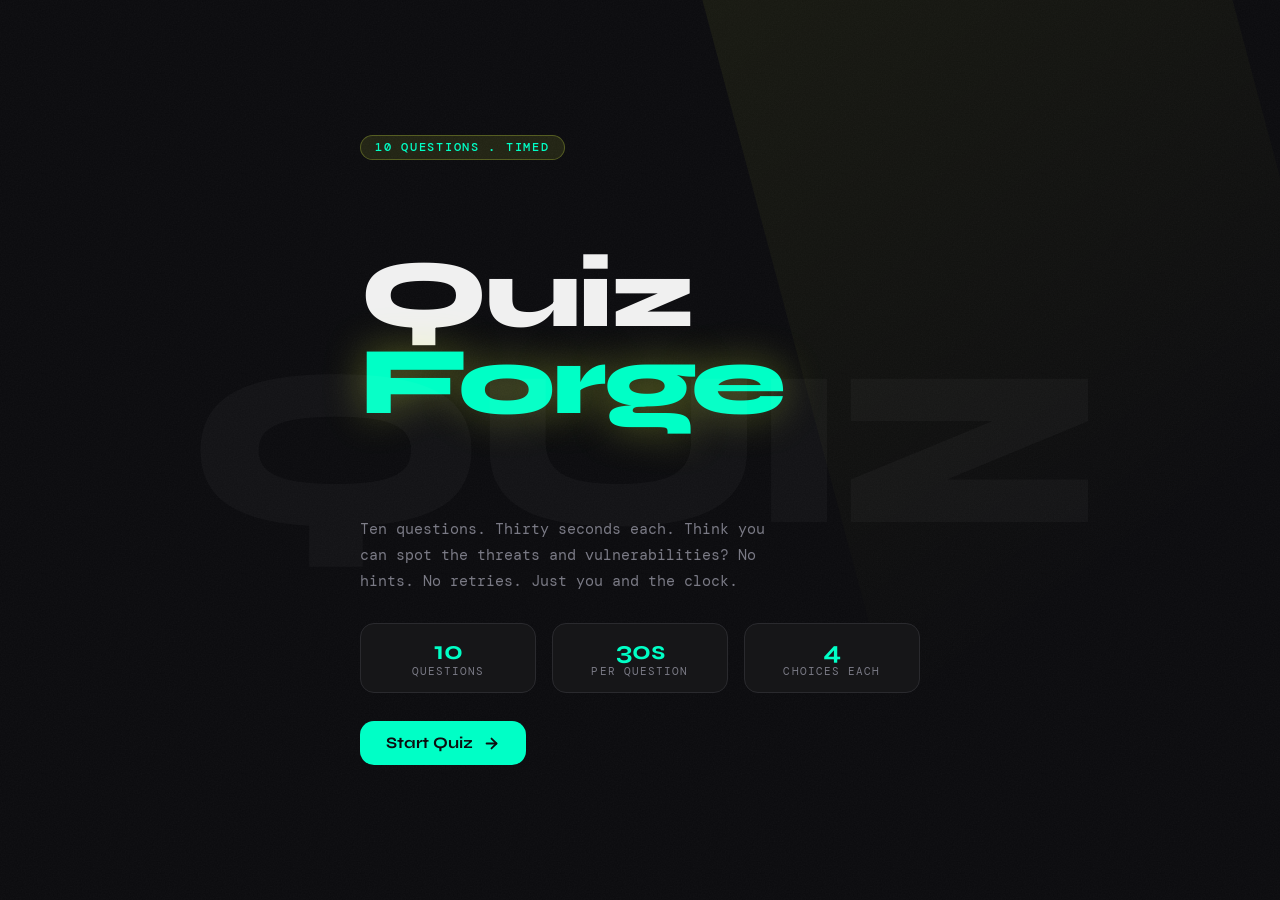
<file: index.html>
<!doctype html>
<html lang="en">
  <head>
    <meta charset="UTF-8" />
    <meta name="viewport" content="width=device-width, initial-scale=1.0" />
    <title>QuizForge - Test your knowledge</title>
    <link rel="stylesheet" href="/CSS/style.css" />
    <link rel="stylesheet" href="CSS/normalize.css" />
    <link rel="preconnect" href="https://fonts.googleapis.com" />
    <link rel="preconnect" href="https://fonts.gstatic.com" crossorigin />
    <link
      href="https://fonts.googleapis.com/css2?family=Syne:wght@400;600;700;800&family=DM+Mono:wght@300;400;500&display=swap"
      rel="stylesheet"
    />
  </head>
  <body>
    <!-- SECTION 1: START SCREEN -->
    <div id="start-screen" class="screen screen--active">
      <div class="start-screen__inner">
        <span class="start-screen__watermark" aria-hidden="true">QUIZ</span>
        <div class="badge">10 Questions . Timed</div>
        <h1 class="start-screen__title">
          Quiz <br />
          <em class="screen__title--accent">Forge</em>
        </h1>
        <p class="screen__description">
          Ten questions. Thirty seconds each. Think you can spot the threats and
          vulnerabilities? No hints. No retries. Just you and the clock.
        </p>

        <div class="screen__stats">
          <div class="card stat-card">
            <span class="stat-card__number">10</span>
            <span class="stat-card__label">Questions</span>
          </div>
          <div class="card stat-card">
            <span class="stat-card__number">30s</span>
            <span class="stat-card__label">Per question</span>
          </div>
          <div class="card stat-card">
            <span class="stat-card__number">4</span>
            <span class="stat-card__label">Choices each</span>
          </div>
        </div>

        <button id="start-btn" class="btn btn--primary">
          <span>Start Quiz</span>
          <svg
            xmlns="http://www.w3.org/2000/svg"
            viewBox="0 0 24 24"
            fill="none"
            stroke="currentColor"
            stroke-width="2.5"
            stroke-linecap="round"
            stroke-linejoin="round"
            aria-hidden="true"
          >
            <line x1="5" y1="12" x2="19" y2="12" />
            <polyline points="12 5 19 12 12 19" />
          </svg>
        </button>
      </div>
    </div>

    <!-- SECTION 2: QUIZ SCREEN -->
    <div id="quiz-screen" class="screen">
      <header class="quiz-header">
        <div class="quiz-header__left">
          <span class="quiz-header__brand">QuizForge</span>

          <div class="progress-bar">
            <div id="progress-bar-fill" class="progress-bar__fill"></div>
          </div>
        </div>
        <div class="quiz-header__right">
          <span id="question-counter" class="quiz-header__counter"
            >01 / 10</span
          >

          <div id="timer" class="timer">
            <svg viewBox="0 0 44 44" aria-hidden="true">
              <circle class="timer__track" cx="22" cy="22" r="18" />
              <circle
                id="timer-arc"
                class="timer__arc"
                cx="22"
                cy="22"
                r="18"
              />
            </svg>
            <span id="timer-label" class="timer__label">30</span>
          </div>
        </div>
      </header>

      <div class="live-score">
        Score: <span id="live-score-value" class="live-score__value">0</span>
      </div>

      <main class="quiz-body">
        <div id="question-card" class="card question-card">
          <p id="question-tag" class="question-card__tag">Q1</p>
          <p id="question-text" class="question-card__text">
            Loading question...
          </p>
        </div>

        <div id="options-grid" class="options-grid" role="list"></div>

        <p id="feedback" class="feedback" aria-live="polite"></p>

        <button id="next-btn" class="btn btn--ghost btn--hidden">
          <span>Next Question</span>
          <svg
            xmlns="http://www.w3.org/2000/svg"
            viewBox="0 0 24 24"
            fill="none"
            stroke="currentColor"
            stroke-width="2.5"
            stroke-linecap="round"
            stroke-linejoin="round"
            aria-hidden="true"
          >
            <line x1="5" y1="12" x2="19" y2="12" />
            <polyline points="12 5 19 12 12 19" />
          </svg>
        </button>
      </main>
    </div>

    <!-- SECTION 3: RESULT SCREEN -->
    <div id="result-screen" class="screen">
      <div class="result-screen__inner">
        <span class="result-screen__watermark" aria-hidden="true">DONE</span>

        <div id="result-badge" class="badge">--</div>
        <h2 class="result-screen__title">Quiz Complete</h2>

        <div class="score-ring">
          <svg viewBox="0 0 120 120" aria-hidden="true">
            <circle class="score-ring__track" cx="60" cy="60" r="50" />
            <circle
              id="score-ring-arc"
              class="score-ring__arc"
              cx="60"
              cy="60"
              r="50"
            />
          </svg>
          <div class="score-ring__label">
            <span id="final-score" class="score-ring__number">0</span>
            <span class="score-ring__denominator">10</span>
          </div>
        </div>

        <p id="result-message" class="result-screen__message">--</p>

        <div class="breakdown-grid">
          <div class="card breakdown-grid__cell breakdown-grid__cell--wrong">
            <span id="wrong-count" class="breakdown-grid__number">0</span>
            <span class="breakdown-grid__label">Timed Out</span>
          </div>
        </div>

        <button id="restart-btn" class="btn btn--primary">
          <span>Restart Quiz</span>
          <svg
            xmlns="http://www.w3.org/2000/svg"
            viewBox="0 0 24 24"
            fill="none"
            stroke="currentColor"
            stroke-width="2.5"
            stroke-linecap="round"
            stroke-linejoin="round"
            aria-hidden="true"
          >
            <polyline points="1 4 1 10 7 10" />
            <path d="M3.51 15a9 9 0 1 0 .49-4.98" />
          </svg>
        </button>
      </div>
    </div>

    <script src="script.js"></script>
  </body>
</html>
</file>
<file: CSS/style.css>
:root {
  /* Colors */
  --color-background: #0a0a0d;
  --color-surface: #161618;
  --color-surface-raised: #1e1e21;
  --color-border: #2a2a2e;
  --color-accent: #00ffc6;
  --color-accent-hover: #33ffd6;
  --color-accent-glow: rgba(0, 255, 198, 0.25);
  --color-accent-subtle: rgba(232, 255, 71, 0.1);
  --color-accent-border: rgba(232, 255, 71, 0.25);
  --color-text-primary: #f0f0f0;
  --color-text-muted: #7a7a85;
  --color-text-on-accent: #0d0d0f;

  /* Answer state colors */
  --color-correct: #3dffa0;
  --color-correct-background: #0d2b1e;
  --color-wrong: #ff3b3b;
  --color-wrong-background: #2b0d0d;

  /* Timer colors */
  --color-timer-normal: #00ffc8d7;
  --color-timer-warning: #ff9c3d;
  --color-timer-danger: #ff5c5c;

  /* Typography */
  --font-family-display: "Syne", sans-serif;
  --font-family-mono: "DM Mono", monospace;

  /* Spacing */
  --spacing-xs: 0.5rem;
  --spacing-sm: 1rem;
  --spacing-md: 1.75rem;
  --spacing-lg: 2.5rem;

  /* Border radius */
  --radius-sm: 6px;
  --radius-md: 14px;
  --radius-lg: 22px;
  --radius-pill: 100px;

  /* Transitions */
  --transition-fast: 140ms ease;
  --transition-slow: 400ms cubic-bezier(0.22, 1, 0.36, 1);
}

*,
*::before,
*::after {
  box-sizing: border-box;
  margin: 0;
  padding: 0;
}

html {
  font-size: 16px;
  scroll-behavior: smooth;
}

body {
  font-family: var(--font-family-mono);
  background-color: var(--color-background);
  color: var(--color-text-primary);
  min-height: 100dvh;
  overflow-x: hidden;
  background-image: url("data:image/svg+xml,%3Csvg xmlns='http://www.w3.org/2000/svg' width='200' height='200'%3E%3Cfilter id='noise'%3E%3CfeTurbulence type='fractalNoise' baseFrequency='0.75' numOctaves='4' stitchTiles='stitch'/%3E%3CfeColorMatrix type='saturate' values='0'/%3E%3C/filter%3E%3Crect width='200' height='200' filter='url(%23noise)' opacity='0.04'/%3E%3C/svg%3E");
}

button {
  font-family: inherit;
  cursor: pointer;
  border: none;
  outline: none;
}

button:focus-visible {
  outline: 2px solid var(--color-accent);
  outline-offset: 3px;
}

/* Screen */
.screen {
  display: none;
  min-height: 100dvh;
}

.screen--active {
  display: flex;
  flex-direction: column;
  align-items: center;
  justify-content: center;
  animation: fade-slide-up 0.45s var(--transition-slow) both;
}

@keyframes fade-slide-up {
  from {
    opacity: 0;
    transform: translateY(18px);
  }
  to {
    opacity: 1;
    transform: translateY(0);
  }
}

/* Cards */
.card {
  background-color: var(--color-surface);
  border: 1px solid var(--color-border);
  border-radius: var(--radius-md);
}

/* Badges */
.badge {
  display: inline-flex;
  align-items: center;
  align-self: flex-start;
  padding: 5px 14px;
  border-radius: var(--radius-pill);
  font-family: var(--font-family-mono);
  font-size: 0.72rem;
  font-weight: 500;
  letter-spacing: 0.15em;
  text-transform: uppercase;
  color: var(--color-accent);
  background-color: var(--color-accent-subtle);
  border: 1px solid var(--color-accent-border);
}

/* Buttons */
.btn {
  display: inline-flex;
  align-items: center;
  gap: 10px;
  padding: 13px 26px;
  border-radius: var(--radius-md);
  font-family: var(--font-family-display);
  font-weight: 700;
  font-size: 1rem;
  transition:
    background-color var(--transition-fast),
    border-color var(--transition-fast),
    transform var(--transition-fast),
    box-shadow var(--transition-fast);
}

.btn svg {
  width: 17px;
  height: 17px;
  flex-shrink: 0;
  transition: transform var(--transition-fast);
}

.btn--primary {
  background-color: var(--color-accent);
  color: var(--color-text-on-accent);
  align-self: flex-start;
}

.btn--primary:hover {
  background-color: var(--color-accent-hover);
  transform: translateY(-2px);
  box-shadow: 0 8px 28px var(--color-accent-glow);
}

.btn--primary:hover svg {
  transform: translateX(4px);
}

.btn--primary:active {
  transform: translateY(0);
  box-shadow: none;
}

.btn--ghost {
  background-color: var(--color-surface-raised);
  color: var(--color-text-primary);
  border: 1px solid var(--color-border);
  align-self: flex-end;
}

.btn--ghost:hover {
  background-color: var(--color-accent);
  border-color: var(--color-accent);
  color: var(--color-text-on-accent);
  transform: translateY(-2px);
  box-shadow: 0 6px 20px var(--color-accent-glow);
}

.btn--ghost:hover svg {
  transform: translateX(4px);
}

.btn--hidden {
  display: none;
}

/* Start Screen */
#start-screen {
  position: relative;
  padding: var(--spacing-lg) var(--spacing-md);
  overflow: hidden;
}

#start-screen::before {
  content: "";
  position: absolute;
  top: -10%;
  right: -5%;
  width: 40vw;
  height: 120vh;
  background: linear-gradient(
    160deg,
    rgba(232, 255, 71, 0.06) 0%,
    transparent 60%
  );
  transform: rotate(-15deg);
  pointer-events: none;
}

.start-screen__inner {
  position: relative;
  z-index: 1;
  max-width: 560px;
  width: 100%;
  display: flex;
  flex-direction: column;
  gap: var(--spacing-md);
}

.start-screen__watermark {
  position: absolute;
  font-family: var(--font-family-display);
  font-weight: 800;
  font-size: clamp(6rem, 20vw, 14rem);
  letter-spacing: -0.05em;
  color: rgba(255, 255, 255, 0.03);
  user-select: none;
  pointer-events: none;
  top: 50%;
  left: 50%;
  transform: translate(-50%, -50%);
  white-space: nowrap;
}

.start-screen__title {
  font-family: var(--font-family-display);
  font-weight: 800;
  font-size: clamp(3.4rem, 10vw, 6rem);
  line-height: 0.9;
  letter-spacing: -0.03em;
  color: var(--color-text-primary);
}

.screen__title--accent {
  font-style: normal;
  color: var(--color-accent);
  text-shadow: 0 0 40px rgba(232, 255, 71, 0.35);
}

.screen__description {
  font-size: 0.95rem;
  line-height: 1.7;
  color: var(--color-text-muted);
  max-width: 420px;
}

.screen__stats {
  display: flex;
  gap: var(--spacing-sm);
  flex-wrap: wrap;
}

/* Start Card */
.stat-card {
  display: flex;
  flex-direction: column;
  align-items: center;
  gap: 2px;
  padding: 14px 22px;
  flex: 1;
  min-width: 90px;
  transition:
    border-color var(--transition-fast),
    transform var(--transition-fast);
}

.stat-card:hover {
  border-color: var(--color-accent);
  transform: translateY(-2px);
}

.stat-card__number {
  font-family: var(--font-family-display);
  font-weight: 700;
  font-size: 1.6rem;
  color: var(--color-accent);
  line-height: 1;
}

.stat-card__label {
  font-size: 0.68rem;
  letter-spacing: 0.1em;
  text-transform: uppercase;
  color: var(--color-text-muted);
}

/* Quiz Header */
.quiz-header {
  width: 100%;
  display: flex;
  align-items: center;
  justify-content: space-between;
  gap: var(--spacing-sm);
  padding: 18px 28px;
  background-color: var(--color-surface);
  border-bottom: 1px solid var(--color-border);
  position: sticky;
  top: 0;
  z-index: 10;
}

.quiz-header__left {
  display: flex;
  align-items: center;
  gap: var(--spacing-sm);
  flex: 1;
  min-width: 0;
}

.quiz-header__brand {
  font-family: var(--font-family-display);
  font-weight: 800;
  font-size: 1rem;
  color: var(--color-accent);
  white-space: nowrap;
  letter-spacing: -0.02em;
}

.quiz-header__right {
  display: flex;
  align-items: center;
  gap: 14px;
  flex-shrink: 0;
}

.quiz-header__counter {
  font-family: var(--font-family-display);
  font-weight: 700;
  font-size: 0.9rem;
  color: var(--color-text-muted);
  letter-spacing: 0.05em;
}

/* Progress Bar */
.progress-bar {
  flex: 1;
  min-width: 60px;
  height: 4px;
  background-color: var(--color-border);
  border-radius: var(--radius-pill);
  overflow: hidden;
}

.progress-bar__fill {
  height: 100%;
  width: 0%;
  background: linear-gradient(90deg, var(--color-accent), #b8ff47);
  border-radius: var(--radius-pill);
  transition: width 0.5s cubic-bezier(0.22, 1, 0.36, 1);
}

/* Timer */
.timer {
  position: relative;
  width: 44px;
  height: 44px;
  flex-shrink: 0;
}

.timer svg {
  width: 44px;
  height: 44px;
  transform: rotate(-90deg);
}

.timer__track {
  fill: none;
  stroke: var(--color-border);
  stroke-width: 3;
}

/* Animated */
.timer__arc {
  fill: none;
  stroke: var(--color-timer-normal);
  stroke-width: 3;
  stroke-linecap: round;
  stroke-dasharray: 113.1;
  stroke-dashoffset: 0;
  transition:
    stroke-dashoffset 1s linear,
    stroke 0.4s ease;
}

.timer__label {
  position: absolute;
  top: 50%;
  left: 50%;
  transform: translate(-50%, -50%);
  font-family: var(--font-family-display);
  font-weight: 700;
  font-size: 0.72rem;
  color: var(--color-text-primary);
}

.timer--warning .timer__arc {
  stroke: var(--color-timer-warning);
}

.timer--danger .timer__arc {
  stroke: var(--color-timer-danger);
}

@keyframes pulse {
  0%,
  100% {
    transform: scale(1);
  }
  50% {
    transform: scale(1.08);
  }
}

.timer--danger {
  animation: pulse 0.6s ease infinite;
}

/* Live Score */
.live-score {
  align-self: flex-end;
  margin: 14px 28px 0;
  font-size: 0.78rem;
  font-weight: 500;
  letter-spacing: 0.08em;
  text-transform: uppercase;
  color: var(--color-text-muted);
}

.live-score__value {
  font-family: var(--font-family-display);
  font-weight: 700;
  font-size: 1rem;
  color: var(--color-accent);
}

/* Quiz Body */
#quiz-screen {
  padding: 0;
  justify-content: flex-start;
}

.quiz-body {
  width: 100%;
  max-width: 700px;
  margin: 0 auto;
  padding: var(--spacing-md) var(--spacing-md) var(--spacing-lg);
  display: flex;
  flex-direction: column;
  gap: var(--spacing-md);
}

/* Question Card */
.question-card {
  border-radius: var(--radius-lg);
  padding: var(--spacing-md) var(--spacing-lg);
  position: relative;
  overflow: hidden;
}

.question-card::before {
  content: "";
  position: absolute;
  left: 0;
  top: 0;
  bottom: 0;
  width: 4px;
  background: linear-gradient(180deg, var(--color-accent), transparent);
  border-radius: 4px 0 0 4px;
}

.question-card__tag {
  font-family: var(--font-family-display);
  font-weight: 800;
  font-size: 0.7rem;
  letter-spacing: 0.15em;
  text-transform: uppercase;
  color: var(--color-accent);
  margin-bottom: 10px;
}

.question-card__text {
  font-family: var(--font-family-display);
  font-weight: 600;
  font-size: clamp(1.05rem, 3vw, 1.3rem);
  line-height: 1.4;
  color: var(--color-text-primary);
}

/* Options Grid */
.options-grid {
  display: grid;
  grid-template-columns: 1fr 1fr;
  gap: var(--spacing-sm);
}

/* Options */
.option {
  display: flex;
  align-items: flex-start;
  gap: 12px;
  padding: 16px 18px;
  text-align: left;
  color: var(--color-text-primary);
  font-family: var(--font-family-mono);
  font-size: 0.88rem;
  line-height: 1.5;
  cursor: pointer;
  transition:
    background-color var(--transition-fast),
    border-color var(--transition-fast),
    transform var(--transition-fast),
    box-shadow var(--transition-fast);
}

.option__letter {
  display: inline-flex;
  align-items: center;
  justify-content: center;
  width: 26px;
  height: 26px;
  min-width: 26px;
  border-radius: var(--radius-sm);
  background-color: var(--color-surface-raised);
  border: 1px solid var(--color-border);
  font-family: var(--font-family-display);
  font-weight: 700;
  font-size: 0.72rem;
  color: var(--color-text-muted);
  transition:
    background-color var(--transition-fast),
    border-color var(--transition-fast),
    color var(--transition-fast);
}

.option:not(:disabled):hover {
  border-color: var(--color-accent);
  background-color: var(--color-surface-raised);
  transform: translateY(-2px);
  box-shadow: 0 6px 20px rgba(0, 0, 0, 0.3);
}

.option:not(:disabled):hover .option__letter {
  background-color: var(--color-accent);
  border-color: var(--color-accent);
  color: var(--color-text-on-accent);
}

.option--correct {
  background-color: var(--color-correct-background);
  border-color: var(--color-correct);
  color: var(--color-correct);
  animation: pop 0.3s ease both;
}

.option--correct .option__letter {
  background-color: var(--color-correct);
  border-color: var(--color-correct);
  color: var(--color-correct-background);
}

.option--wrong {
  background-color: var(--color-wrong-background);
  border-color: var(--color-wrong);
  color: var(--color-wrong);
  animation: shake 0.4s ease both;
}

.option--wrong .option__letter {
  background-color: var(--color-wrong);
  border-color: var(--color-wrong);
  color: var(--color-wrong-background);
}

.option:disabled {
  cursor: not-allowed;
  opacity: 0.5;
}

.option--correct:disabled,
.option--wrong:disabled {
  opacity: 1;
}

@keyframes shake {
  0% {
    transform: translateX(0);
  }
  25% {
    transform: translateX(-6px);
  }
  50% {
    transform: translateX(6px);
  }
  75% {
    transform: translateX(-4px);
  }
  100% {
    transform: translateX(0);
  }
}

@keyframes pop {
  0% {
    transform: scale(1);
  }
  40% {
    transform: scale(1.03);
  }
  100% {
    transform: scale(1);
  }
}

/* Feedback */
.feedback {
  font-family: var(--font-family-display);
  font-weight: 700;
  font-size: 0.95rem;
  letter-spacing: 0.04em;
  text-align: center;
  min-height: 1.4em;
}

.feedback--correct {
  color: var(--color-correct);
}
.feedback--wrong {
  color: var(--color-wrong);
}
.feedback--timeout {
  color: var(--color-timer-warning);
}

/* Result Screen */
#result-screen {
  position: relative;
  padding: var(--spacing-lg) var(--spacing-md);
  overflow: hidden;
}

#result-screen::before {
  content: "";
  position: absolute;
  top: -10%;
  left: -5%;
  width: 40vw;
  height: 120vh;
  background: linear-gradient(
    160deg,
    rgba(232, 255, 71, 0.06) 0%,
    transparent 60%
  );
  transform: rotate(15deg);
  pointer-events: none;
}

.result-screen__inner {
  position: relative;
  z-index: 1;
  max-width: 520px;
  width: 100%;
  display: flex;
  flex-direction: column;
  align-items: center;
  gap: var(--spacing-md);
  text-align: center;
}

.result-screen__inner .btn--primary {
  align-self: stretch;
  justify-content: center;
}

.result-screen__watermark {
  position: absolute;
  font-family: var(--font-family-display);
  font-weight: 800;
  font-size: clamp(6rem, 20vw, 14rem);
  letter-spacing: -0.05em;
  color: rgba(255, 255, 255, 0.03);
  user-select: none;
  pointer-events: none;
  top: 50%;
  left: 50%;
  transform: translate(-50%, -50%);
  white-space: nowrap;
}

.result-screen__inner .badge {
  align-self: center;
}

.result-screen__title {
  font-family: var(--font-family-display);
  font-weight: 800;
  font-size: clamp(2rem, 7vw, 3.2rem);
  letter-spacing: -0.03em;
  color: var(--color-text-primary);
}

.result-screen__message {
  font-size: 0.95rem;
  line-height: 1.7;
  color: var(--color-text-muted);
  max-width: 380px;
}

/* Score Ring */
.score-ring {
  position: relative;
  width: 160px;
  height: 160px;
}

.score-ring svg {
  width: 160px;
  height: 160px;
  transform: rotate(-90deg);
}

.score-ring__track {
  fill: none;
  stroke: var(--color-border);
  stroke-width: 8;
}

.score-ring__arc {
  fill: none;
  stroke: var(--color-accent);
  stroke-width: 8;
  stroke-linecap: round;
  stroke-dasharray: 314.16;
  stroke-dashoffset: 314.16;
  transition:
    stroke-dashoffset 1.2s cubic-bezier(0.22, 1, 0.36, 1),
    stroke 0.4s ease;
}

.score-ring__label {
  position: absolute;
  top: 50%;
  left: 50%;
  transform: translate(-50%, -50%);
  display: flex;
  align-items: baseline;
  gap: 2px;
}

.score-ring__number {
  font-family: var(--font-family-display);
  font-weight: 800;
  font-size: 2.8rem;
  color: var(--color-accent);
  line-height: 1;
}

.score-ring__denominator {
  font-family: var(--font-family-display);
  font-weight: 600;
  font-size: 1.1rem;
  color: var(--color-text-muted);
}

/* Breakdown Grid */
.breakdown-grid {
  display: grid;
  grid-template-columns: repeat(3, 1fr);
  gap: var(--spacing-sm);
  width: 100%;
}

.breakdown-grid__cell {
  display: flex;
  flex-direction: column;
  align-items: center;
  gap: 4px;
  padding: 18px 10px;
  transition: transform var(--transition-fast);
}

.breakdown-grid__cell:hover {
  transform: translateY(-2px);
}

.breakdown-grid__number {
  font-family: var(--font-family-display);
  font-weight: 800;
  font-size: 2rem;
  line-height: 1;
}

.breakdown-grid__label {
  font-size: 0.65rem;
  letter-spacing: 0.12em;
  text-transform: uppercase;
  color: var(--color-text-muted);
}

.breakdown-grid__cell--correct .breakdown-grid__number {
  color: var(--color-correct);
}
.breakdown-grid__cell--wrong .breakdown-grid__number {
  color: var(--color-wrong);
}
.breakdown-grid__cell--timeout .breakdown-grid__number {
  color: var(--color-timer-warning);
}

/* Utilities */
@keyframes fade-up {
  from {
    opacity: 0;
    transform: translateY(10px);
  }
  to {
    opacity: 1;
    transform: translateY(0);
  }
}

.u-fade-up {
  animation: fade-up 0.3s var(--transition-slow) both;
}

/* Responsive */
@media (max-width: 600px) {
  /* Options: one per row on small screens */
  .options-grid {
    grid-template-columns: 1fr;
  }

  .quiz-body {
    padding: var(--spacing-sm) var(--spacing-sm) var(--spacing-lg);
  }

  .question-card {
    padding: var(--spacing-sm) var(--spacing-md);
  }

  .quiz-header {
    padding: 14px 16px;
  }

  /* Hide brand to save header space */
  .quiz-header__brand {
    display: none;
  }

  /* Breakdown: 2 columns, timeout cell spans both */
  .breakdown-grid {
    grid-template-columns: 1fr 1fr;
  }

  .breakdown-grid__cell--timeout {
    grid-column: span 2;
  }

  /* Buttons fill full width on mobile */
  .btn--ghost,
  .btn--primary {
    align-self: stretch;
    justify-content: center;
  }
}
</file>
